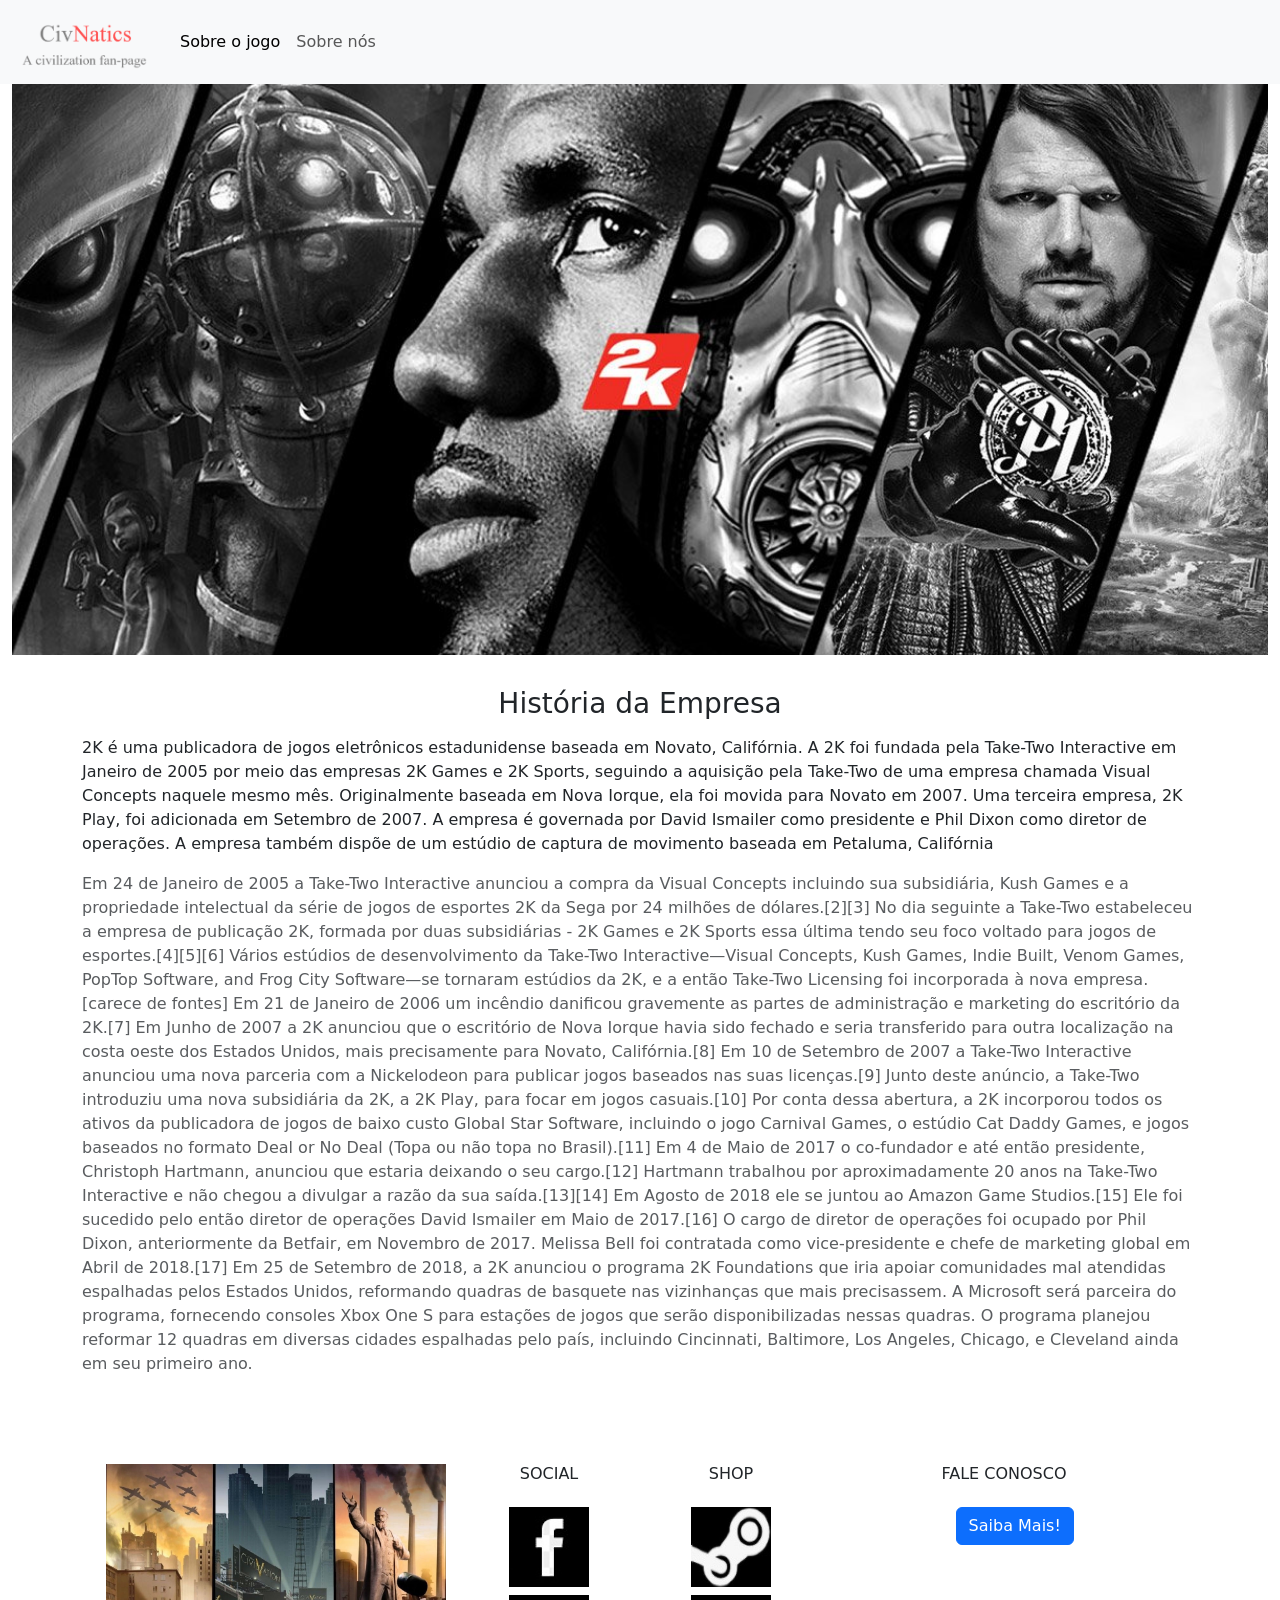
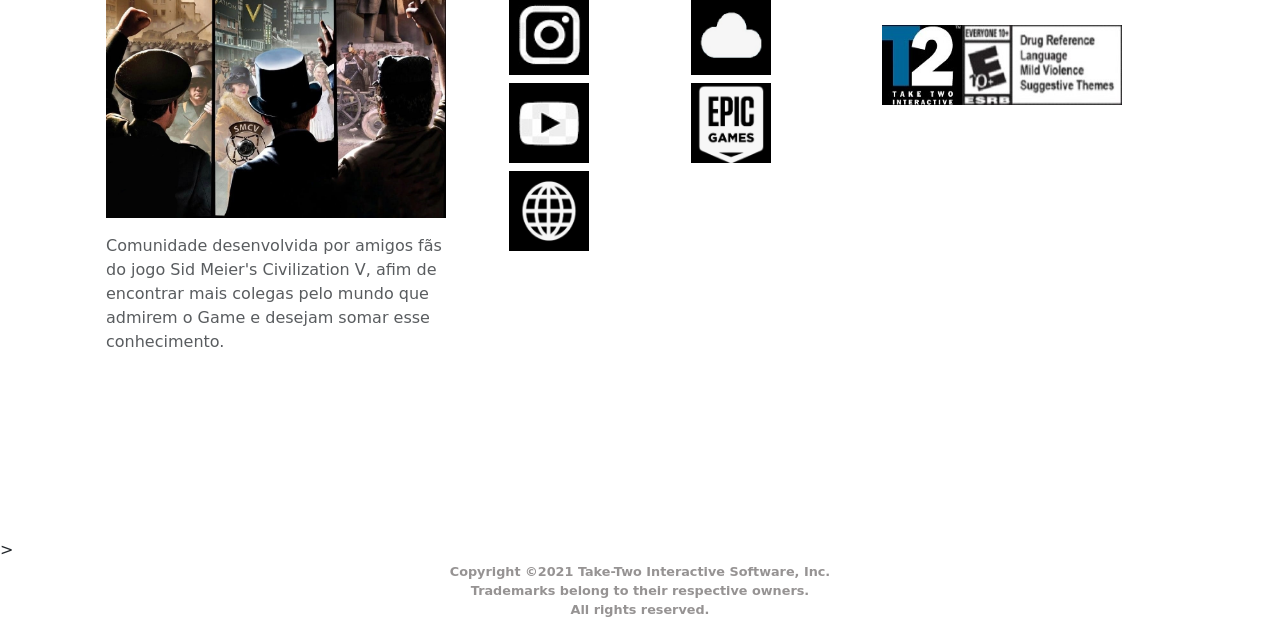
<file: Empresa.html>
<!DOCTYPE html>
<html lang="pt-BR">
  <head>
    <meta charset="UTF-8">
    <meta http-equiv="X-UA-Compatible" content="IE=edge">
    <meta name="viewport" content="width=device-width, initial-scale=1.0">
    <link href="https://cdn.jsdelivr.net/npm/bootstrap@5.1.3/dist/css/bootstrap.min.css" rel="stylesheet" integrity="sha384-1BmE4kWBq78iYhFldvKuhfTAU6auU8tT94WrHftjDbrCEXSU1oBoqyl2QvZ6jIW3" crossorigin="anonymous">
    <script src="https://cdn.jsdelivr.net/npm/bootstrap@5.1.3/dist/js/bootstrap.bundle.min.js" integrity="sha384-ka7Sk0Gln4gmtz2MlQnikT1wXgYsOg+OMhuP+IlRH9sENBO0LRn5q+8nbTov4+1p" crossorigin="anonymous"></script>
    <title>Sobre a Empresa</title>

    <style>
      .navbar-brand img{
        width: 9rem;
      }

      .imgLogo{
        width: 5rem;
        height: 5rem;
      }

      #imgCopy{
        margin-left: 3rem;
        margin-bottom: 1rem;
        width: 15rem;
        height: 5rem;
      }

      #imgEmpresa{
        width: 100%;
      }

      #imgCopy{
        margin-top: 5rem;
        margin-left: 3rem;
        margin-bottom: 1rem;
        width: 15rem;
        height: 5rem;
      }

      #saibaMais{
        margin-left: 7.6rem;
      }
    </style>
  </head>
  <body>
    <nav class="navbar navbar-expand-lg navbar-light bg-light">
        <div class="container-fluid">
            <a class="navbar-brand" href="./Home.html"><img src="./Assets/IMG/Logo sem plano de fundo.png" alt="Home"></a>
            <button class="navbar-toggler" type="button" data-bs-toggle="collapse" data-bs-target="#navbarSupportedContent" aria-controls="navbarSupportedContent" aria-expanded="false" aria-label="Toggle navigation">
                <span class="navbar-toggler-icon"></span>
            </button>
            <div class="collapse navbar-collapse" id="navbarSupportedContent">
                <ul class="navbar-nav me-auto mb-2 mb-lg-0">
                    <li class="nav-item">
                        <a class="nav-link active" aria-current="page" href="https://civilization.com/pt-BR/civilization-5/" target="_blank">Sobre o jogo</a>
                    </li>
                    <li class="nav-item">
                        <a class="nav-link" href="./Sobre.html">Sobre nós</a>
                    </li>
                </ul>
            </div>
        </div>
    </nav>
    <div class="container-fluid">
        <div class="row marcador align-items-center">
          <div class="col mx-auto text-center">
            <img id="imgEmpresa" src="./Assets/IMG/Sobre a Empresa.jpg" alt="Jogos da 2K">
          </div>
        </div>

    </div>
    <div class="container">
        <h2 style="margin-top: 2rem; margin-bottom: 1rem; text-align-last: center;" class="h3 font-weight-bold">História da Empresa</h2>
        <div class="row">
            <div align-items-center>
                <p class-="font-italic text-muted ">2K é uma publicadora de jogos eletrônicos estadunidense baseada em Novato, Califórnia. A 2K foi fundada pela Take-Two Interactive em Janeiro de 2005 por meio das empresas 2K Games e 2K Sports, seguindo a aquisição pela Take-Two de uma empresa chamada Visual Concepts naquele mesmo mês. Originalmente baseada em Nova Iorque, ela foi movida para Novato em 2007. Uma terceira empresa, 2K Play, foi adicionada em Setembro de 2007. A empresa é governada por David Ismailer como presidente e Phil Dixon como diretor de operações. A empresa também dispõe de um estúdio de captura de movimento baseada em Petaluma, Califórnia</p>
                <p class="font-italic text-muted">Em 24 de Janeiro de 2005 a Take-Two Interactive anunciou a compra da Visual Concepts incluindo sua subsidiária, Kush Games e a propriedade intelectual da série de jogos de esportes 2K da Sega por 24 milhões de dólares.[2][3] No dia seguinte a Take-Two estabeleceu a empresa de publicação 2K, formada por duas subsidiárias - 2K Games e 2K Sports essa última tendo seu foco voltado para jogos de esportes.[4][5][6] Vários estúdios de desenvolvimento da Take-Two Interactive—Visual Concepts, Kush Games, Indie Built, Venom Games, PopTop Software, and Frog City Software—se tornaram estúdios da 2K, e a então Take-Two Licensing foi incorporada à nova empresa.[carece de fontes]

                    Em 21 de Janeiro de 2006 um incêndio danificou gravemente as partes de administração e marketing do escritório da 2K.[7] Em Junho de 2007 a 2K anunciou que o escritório de Nova Iorque havia sido fechado e seria transferido para outra localização na costa oeste dos Estados Unidos, mais precisamente para Novato, Califórnia.[8]
                    
                    Em 10 de Setembro de 2007 a Take-Two Interactive anunciou uma nova parceria com a Nickelodeon para publicar jogos baseados nas suas licenças.[9] Junto deste anúncio, a Take-Two introduziu uma nova subsidiária da 2K, a 2K Play, para focar em jogos casuais.[10] Por conta dessa abertura, a 2K incorporou todos os ativos da publicadora de jogos de baixo custo Global Star Software, incluindo o jogo Carnival Games, o estúdio Cat Daddy Games, e jogos baseados no formato Deal or No Deal (Topa ou não topa no Brasil).[11]
                    
                    Em 4 de Maio de 2017 o co-fundador e até então presidente, Christoph Hartmann, anunciou que estaria deixando o seu cargo.[12] Hartmann trabalhou por aproximadamente 20 anos na Take-Two Interactive e não chegou a divulgar a razão da sua saída.[13][14] Em Agosto de 2018 ele se juntou ao Amazon Game Studios.[15] Ele foi sucedido pelo então diretor de operações David Ismailer em Maio de 2017.[16] O cargo de diretor de operações foi ocupado por Phil Dixon, anteriormente da Betfair, em Novembro de 2017. Melissa Bell foi contratada como vice-presidente e chefe de marketing global em Abril de 2018.[17]
                    
                    Em 25 de Setembro de 2018, a 2K anunciou o programa 2K Foundations que iria apoiar comunidades mal atendidas espalhadas pelos Estados Unidos, reformando quadras de basquete nas vizinhanças que mais precisassem. A Microsoft será parceira do programa, fornecendo consoles Xbox One S para estações de jogos que serão disponibilizadas nessas quadras. O programa planejou reformar 12 quadras em diversas cidades espalhadas pelo país, incluindo Cincinnati, Baltimore, Los Angeles, Chicago, e Cleveland ainda em seu primeiro ano.</p>
            </div>
            <div class="col-lg-8">
                
        </div>
    </div>
    <div class="container">
        <footer class="bg-white">
          <div class="container py-5">
            <div class="row py-4">
              <div class="col-lg-4 col-md-6 mb-4 mb-lg-0"><img src="./Assets/IMG/Comunidade.jpg" alt="" width="100%" class="mb-3">
                <p class="font-italic text-muted">Comunidade desenvolvida por amigos fãs do jogo Sid Meier's Civilization V, afim de encontrar mais colegas pelo mundo que admirem o Game e desejam somar esse conhecimento.
                </p>
              </div>
              <div class="col-lg-2 col-md-6 mb-4 mb-lg-0">
                <h6 class="text-center text-uppercase font-weight-bold mb-4">Social</h6>
                <ul class="list-unstyled mb-0">
                  <li class="text-center mb-2"><a href="https://pt-br.facebook.com/civ/" class="text-muted" target="_blank"><img class="imgLogo" src="./Assets/IMG/Facebook.jpg" alt=""></a></li>
                  <li class="text-center mb-2"><a href="https://www.instagram.com/civgame" class="text-muted" target="_blank"><img class="imgLogo" src="./Assets/IMG/Instagram.jpg" alt=""></a></li>
                  <li class="text-center mb-2"><a href="https://www.youtube.com/c/civilization" class="text-muted" target="_blank"><img class="imgLogo" src="./Assets/IMG/Youtube.jpg" alt=""></a></li>
                  <li class="text-center mb-2"><a href="http://www.civilization.com" class="text-muted" target="_blank"><img class="imgLogo" src="./Assets/IMG/Web.png" alt=""></a></li>
                </ul>
              </div>
              <div class="col-lg-2 col-md-6 mb-4 mb-lg-0">
                <h6 class="text-center text-uppercase font-weight-bold mb-4">Shop</h6>
                <ul class="list-unstyled mb-0">
                  <li class="text-center mb-2"><a href="https://store.steampowered.com/app/289070/Sid_Meiers_Civilization_VI/?l=brazilian" class="text-muted" target="_blank"><img class="imgLogo" src="./Assets/IMG/Steam.jpg" alt=""></a></li>
                  <li class="text-center mb-2"><a href="https://www.nuuvem.com/item/sid-meiers-civilization-vi" class="text-muted" target="_blank"><img class="imgLogo" src="./Assets/IMG/Nuuvem.jpg" alt=""></a></li>
                  <li class="text-center mb-2"><a href="https://www.epicgames.com/store/pt-BR/p/sid-meiers-civilization-vi" class="text-muted" target="_blank"><img class="imgLogo" src="./Assets/IMG/Epic Games.png" alt=""></a></li>
                </ul>
              </div>
                <div class="col-lg-4 col-md-6 mb-lg-0" style="size: 100%;">
                  <h6 class="text-center text-uppercase font-weight-bold mb-4">Fale conosco</h6>                
                    <a id="saibaMais" href="./Forms.html" class="btn btn-primary">Saiba Mais!</a>
                    <img id="imgCopy" src="./Assets/IMG/Copyright.jpg" alt="Classificação">
                </div>
              </div>
            </div>
            <br>
            <br>
            <br>
            <br>
            
            
          </div>
          </div>
          </div>
        </div>>
        </div>
        </div>
        <p id=" Copyright" style="color: rgb(150, 147, 147); text-align-last: center; font-size: 0.8rem;"><strong>
          Copyright ©2021 Take-Two Interactive Software, Inc.<br>
            Trademarks belong to their respective owners.<br>
                        All rights reserved.
        </strong></p>
    
    <script src="https://cdn.jsdelivr.net/npm/bootstrap@5.1.3/dist/js/bootstrap.bundle.min.js" integrity="sha384-ka7Sk0Gln4gmtz2MlQnikT1wXgYsOg+OMhuP+IlRH9sENBO0LRn5q+8nbTov4+1p" crossorigin="anonymous"></script>
  </body>
</html>
</file>
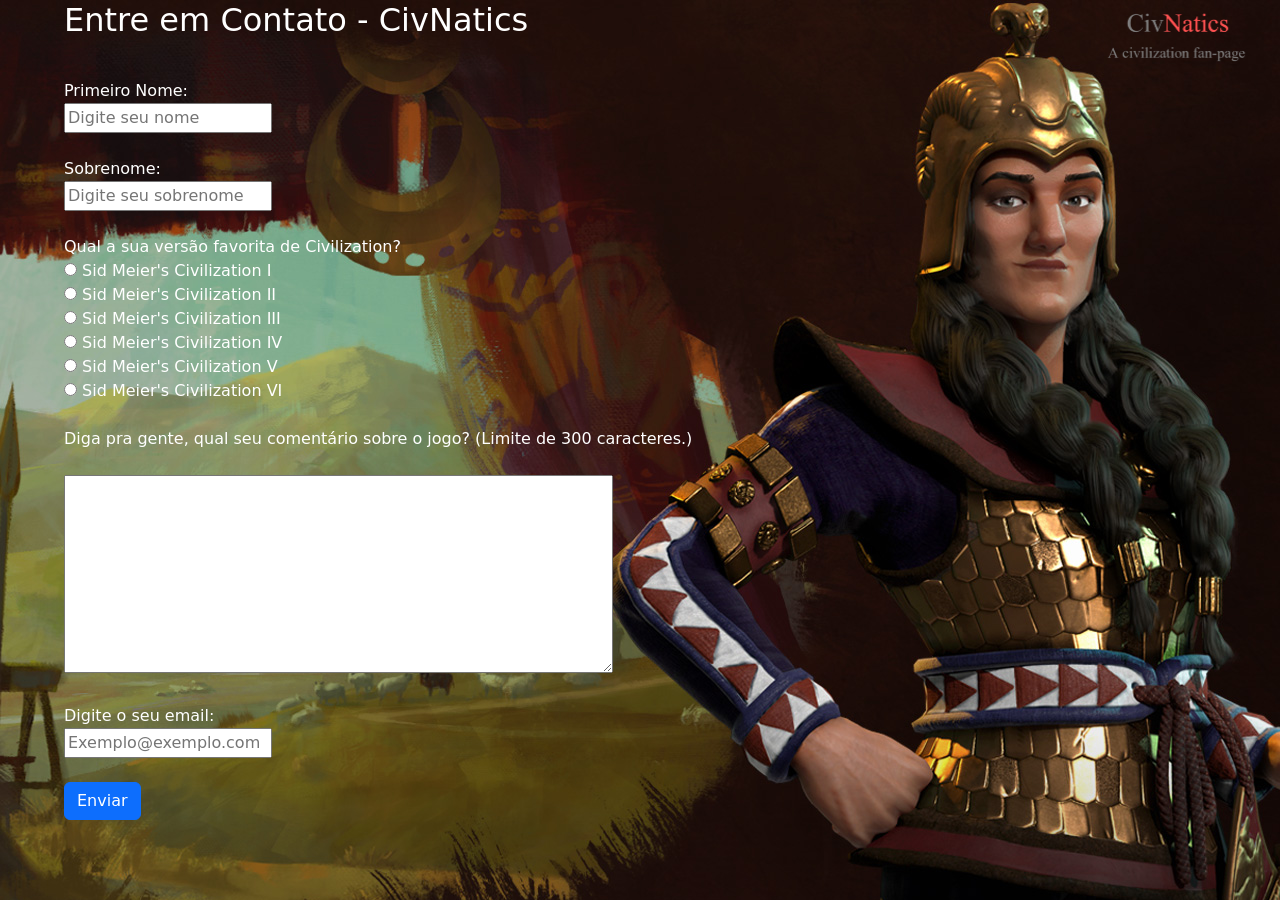
<file: Forms.html>
<!DOCTYPE html>
<html lang="pt-BR">

<head>
    <meta charset="UTF-8">
    <meta http-equiv="X-UA-Compatible" content="IE=edge">
    <meta name="viewport" content="width=device-width, initial-scale=1.0">
    <link rel="stylesheet" href="./Assets/CSS/Style.css">
    <link href="https://cdn.jsdelivr.net/npm/bootstrap@5.1.3/dist/css/bootstrap.min.css" rel="stylesheet"
        integrity="sha384-1BmE4kWBq78iYhFldvKuhfTAU6auU8tT94WrHftjDbrCEXSU1oBoqyl2QvZ6jIW3" crossorigin="anonymous">
    <script src="https://cdn.jsdelivr.net/npm/bootstrap@5.1.3/dist/js/bootstrap.bundle.min.js"
        integrity="sha384-ka7Sk0Gln4gmtz2MlQnikT1wXgYsOg+OMhuP+IlRH9sENBO0LRn5q+8nbTov4+1p"
        crossorigin="anonymous"></script>
    <title>Avaliação</title>

    <style>
        .navbar-brand img {
            width: 10rem;
        }
        .row {
            margin-top: 2rem;
        }
    </style>
</head>

<body>
  <nav class="nav justify-content-end">
    <a class="navbar-brand" href="./Home.html">
      <img src="./Assets/IMG/Logo sem plano de fundo.png" alt="Home"></a>
    <button class="navbar-toggler" type="button" data-bs-toggle="collapse"
      data-bs-target="#navbarSupportedContent" aria-controls="navbarSupportedContent" aria-expanded="false"
      aria-label="Toggle navigation">
      <span class="navbar-toggler-icon"></span>
    </button>  
  </nav>
<div class="container-fluid" id="Questionario">

  <h2>Entre em Contato - CivNatics</h2>

  <form>
      <!--Nome do Usuario-->
      <label for="fname">Primeiro Nome:</label><br>
          <input type="text" placeholder="Digite seu nome" id="fname" name="fname"><br><br>
      <label for="lname">Sobrenome:</label><br>
          <input type="text" placeholder="Digite seu sobrenome" id="lname" name="lname"><br><br>

      <!--Versão favorita do usuário-->
          <label for="loja">Qual a sua versão favorita de Civilization?</label><br>
              <input class="versao" type="radio" name="game" value="Steam">
          <label for="game"> Sid Meier's Civilization I </label><br>
              <input class="versao" type="radio" name="game" value="Steam">
          <label for="game"> Sid Meier's Civilization II </label><br>
              <input class="versao" type="radio" name="game" value="Steam">
          <label for="game"> Sid Meier's Civilization III </label><br>
              <input class="versao" type="radio" name="game" value="Steam">
          <label for="game"> Sid Meier's Civilization IV </label><br>
              <input class="versao" type="radio" name="game" value="Steam">
          <label for="game"> Sid Meier's Civilization V </label><br>
              <input class="versao" type="radio" name="game" value="Steam">
          <label for="game"> Sid Meier's Civilization VI </label><br><br>


      <label for="message">Diga pra gente, qual seu comentário sobre o jogo? (Limite de 300 caracteres.) </label><br><br>
          <textarea name="message" rows="8" cols="65" type="message" placeholder="Digite sua mensagem..." id="message" minlength= "0" maxlength= "300" size="4"> </textarea><br><br>

      <label for="email">Digite o seu email:</label><br>
          <input type="email" placeholder="Exemplo@exemplo.com"id="email" name="E-mail"><br><br>


      <!--Botão de enviar-->
      <a href="" class="btn btn-primary">Enviar</a>
    </form>
  
  </div>
  <script src="https://cdn.jsdelivr.net/npm/bootstrap@5.1.3/dist/js/bootstrap.bundle.min.js"
      integrity="sha384-ka7Sk0Gln4gmtz2MlQnikT1wXgYsOg+OMhuP+IlRH9sENBO0LRn5q+8nbTov4+1p"
      crossorigin="anonymous"></script>
</body>

</html>
</file>
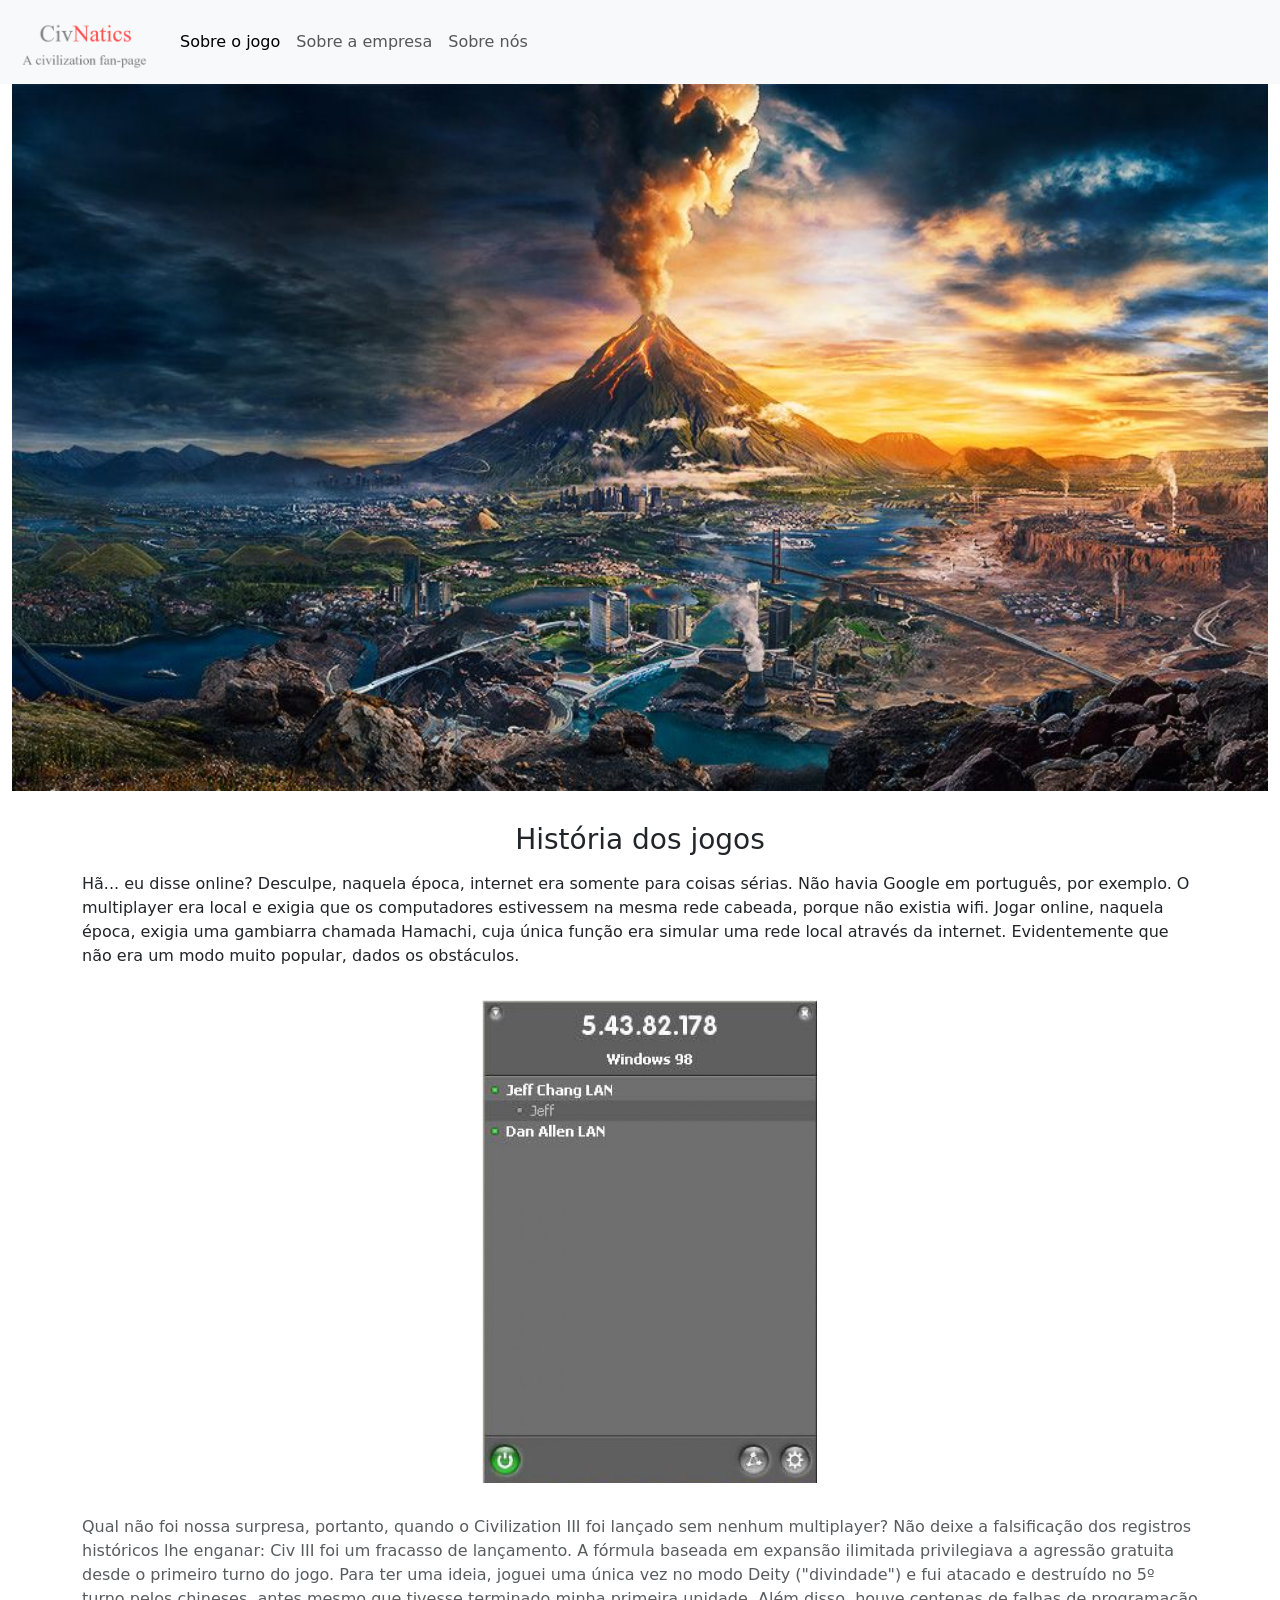
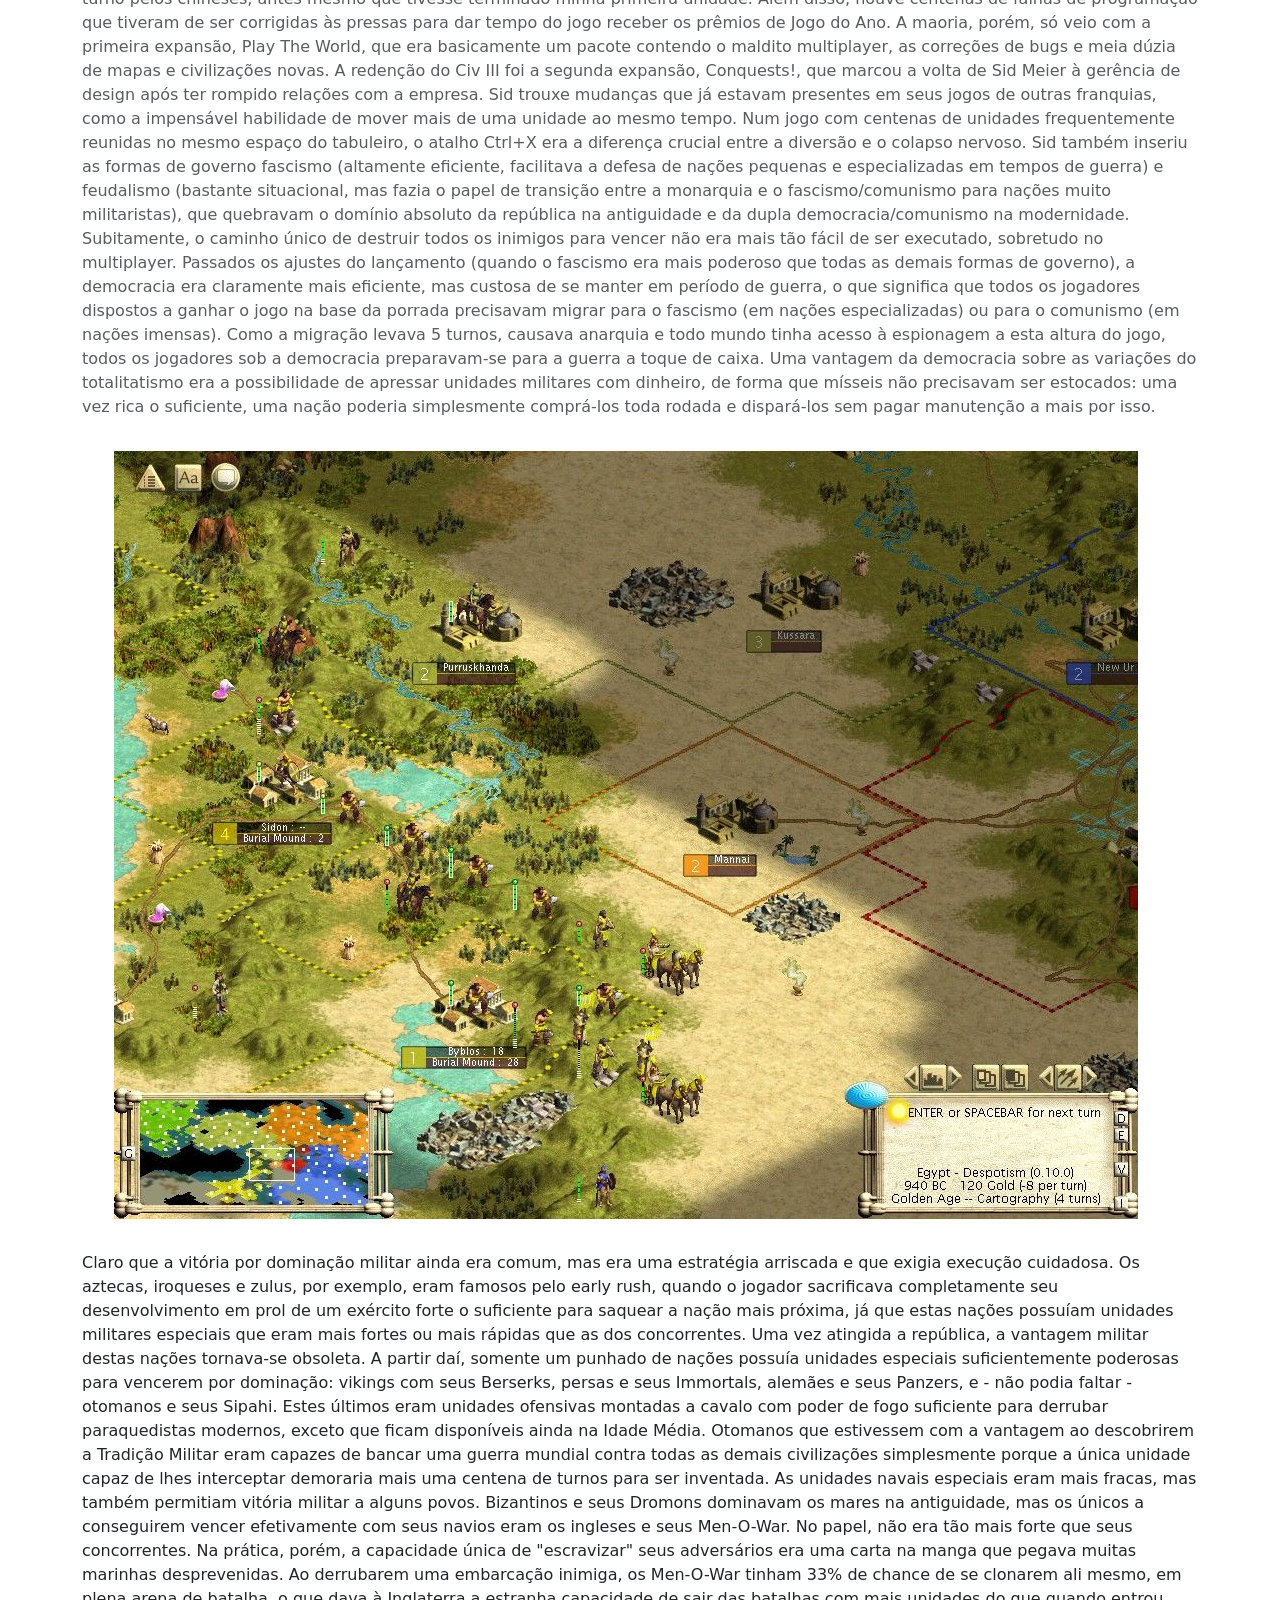
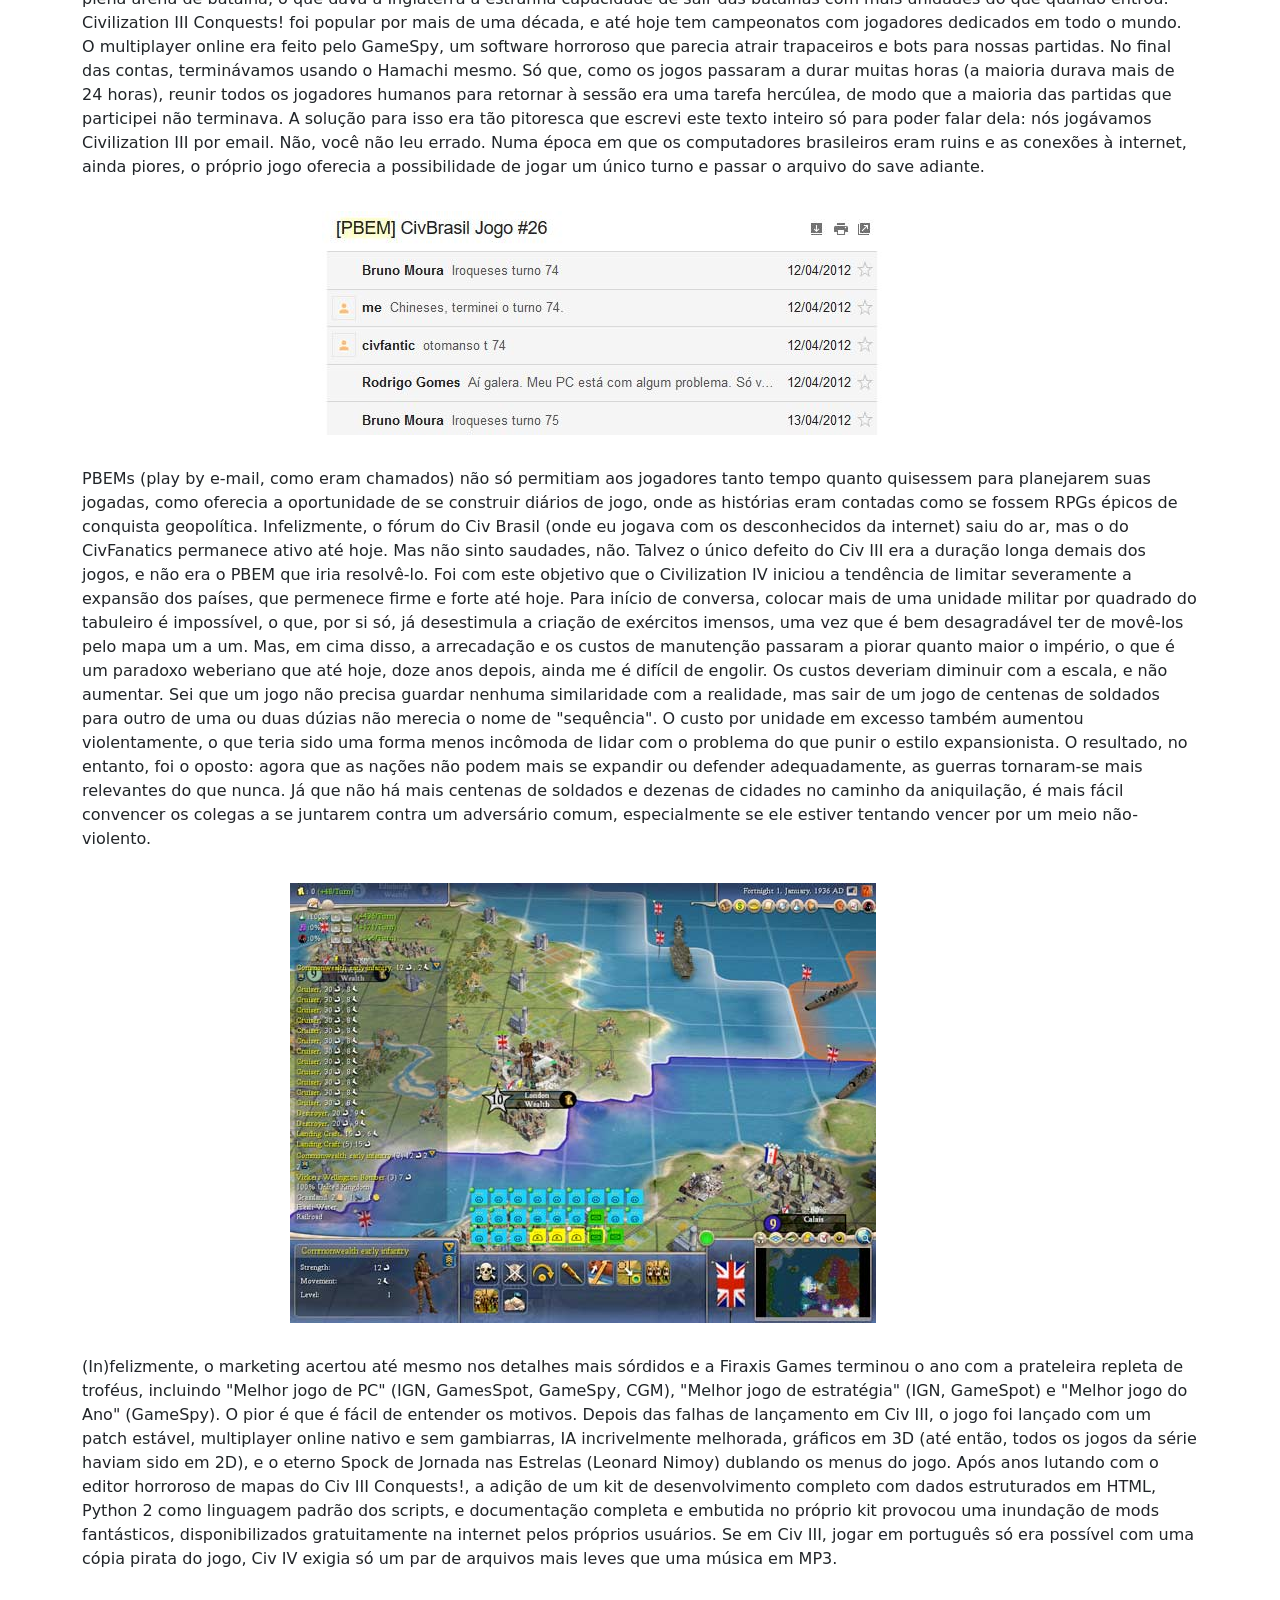
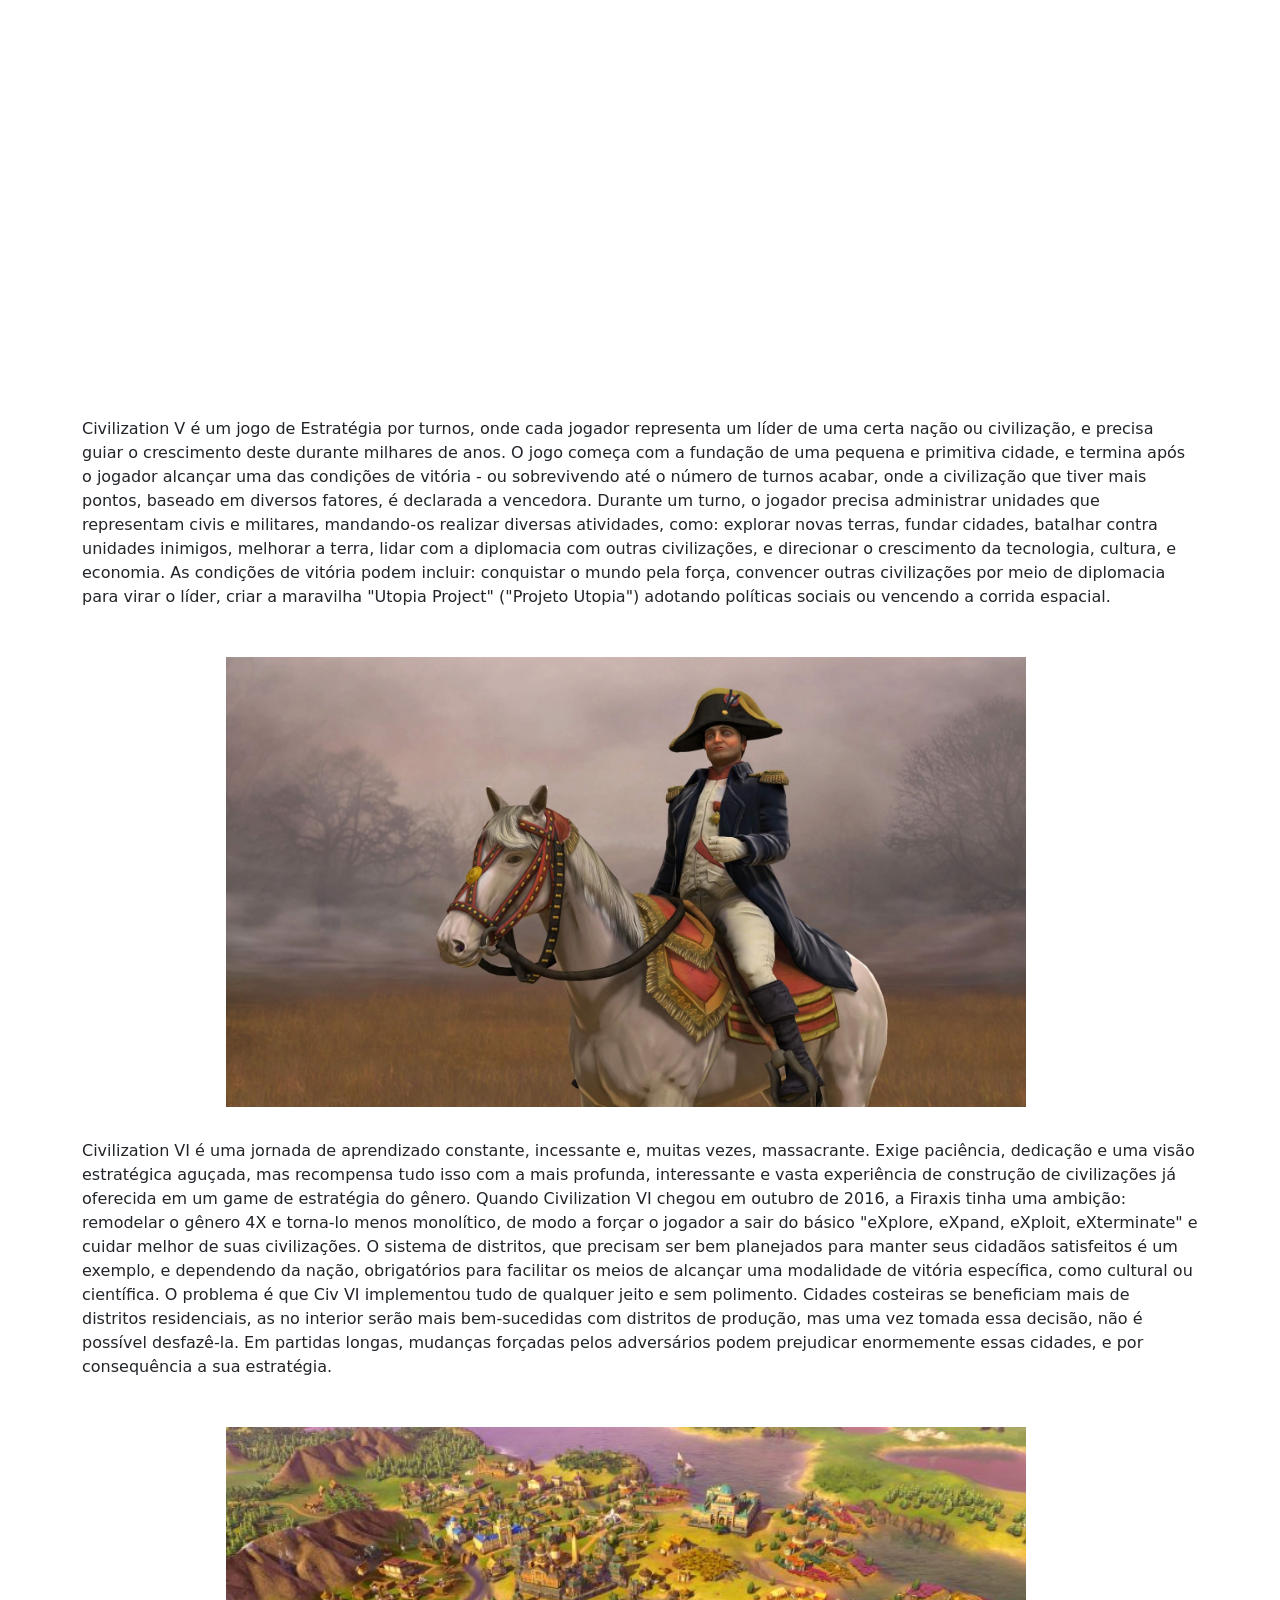
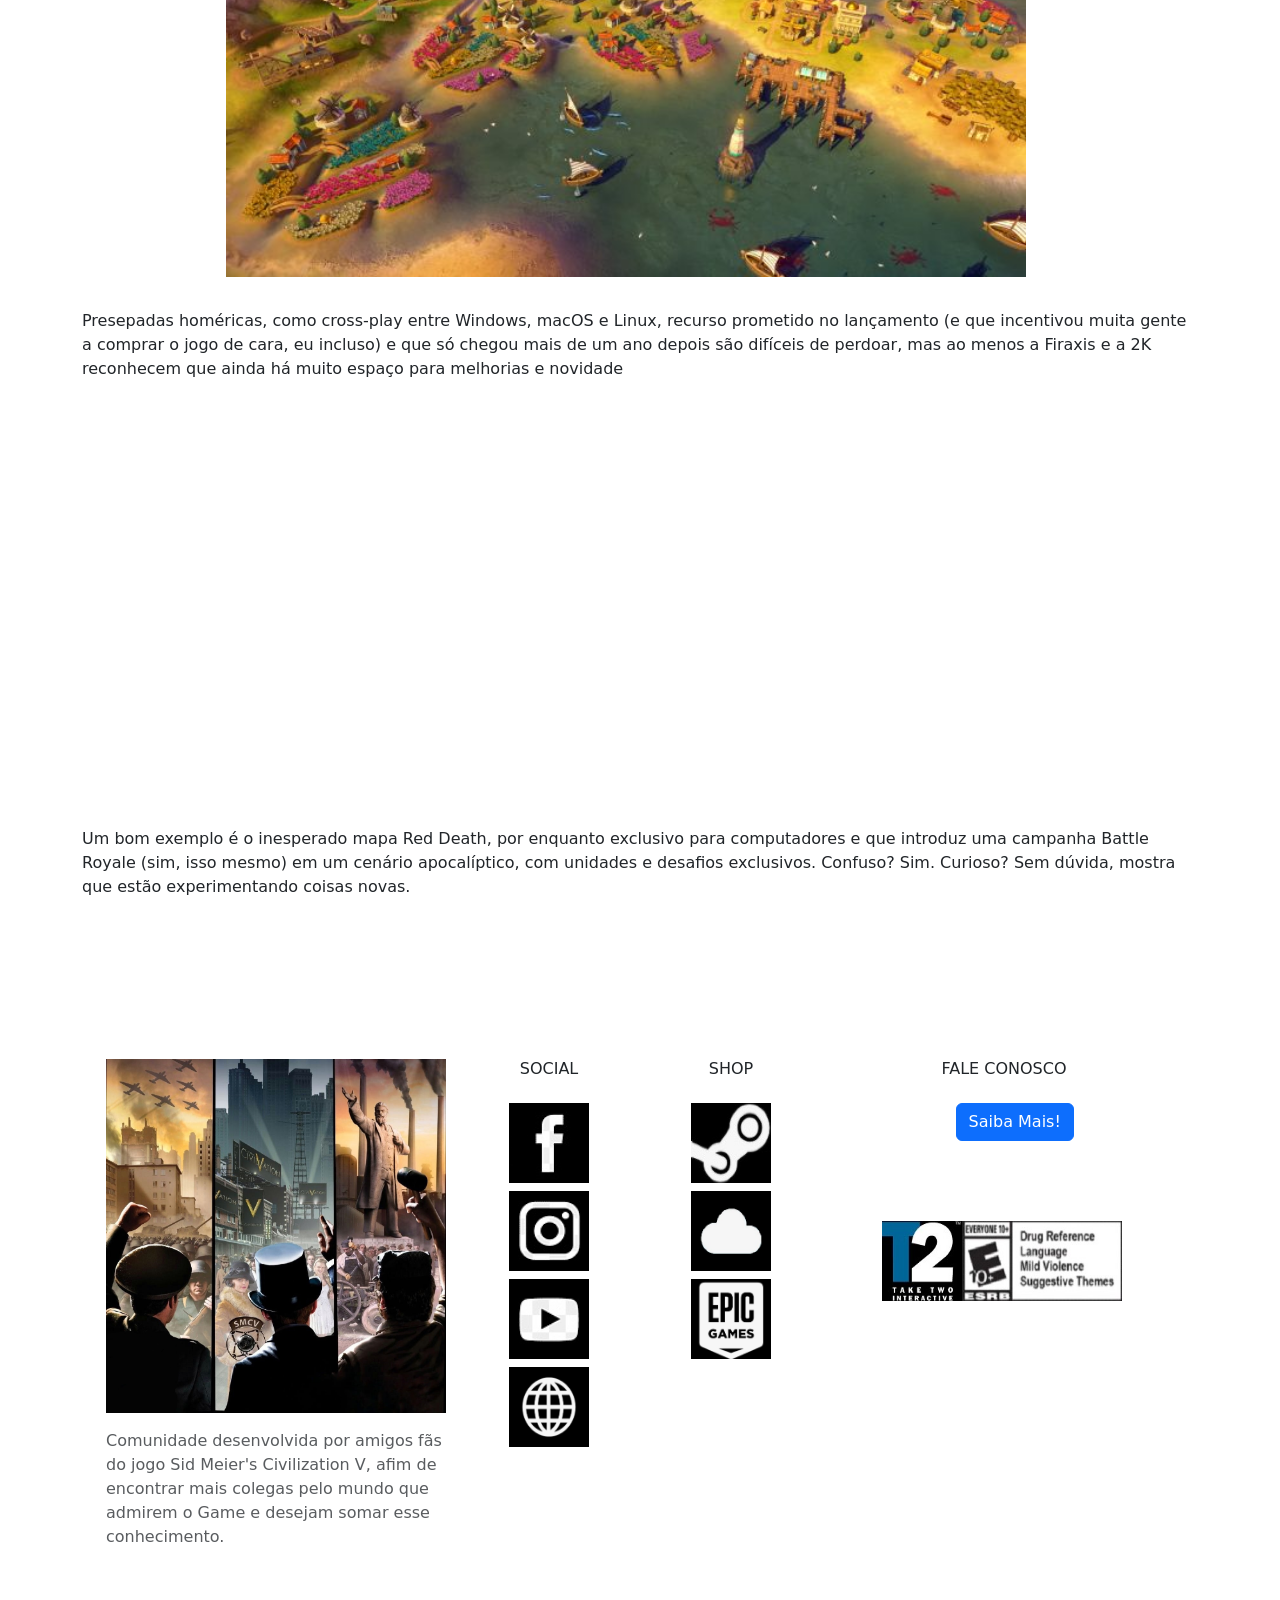
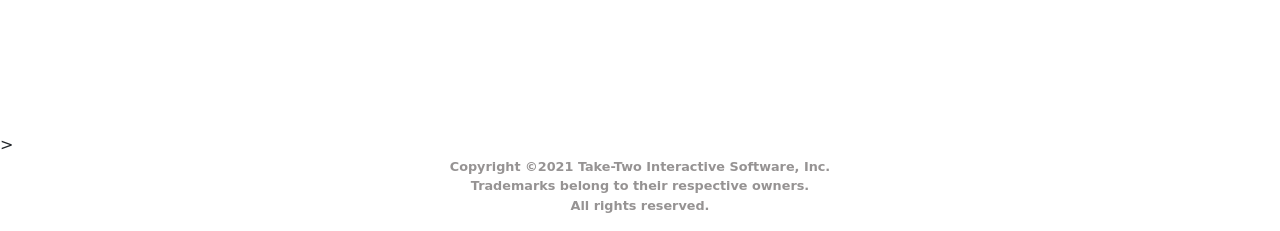
<file: Historia.html>
<!DOCTYPE html>
<html lang="pt-BR">
  <head>
    <meta charset="UTF-8">
    <meta http-equiv="X-UA-Compatible" content="IE=edge">
    <meta name="viewport" content="width=device-width, initial-scale=1.0">
    <link href="https://cdn.jsdelivr.net/npm/bootstrap@5.1.3/dist/css/bootstrap.min.css" rel="stylesheet" integrity="sha384-1BmE4kWBq78iYhFldvKuhfTAU6auU8tT94WrHftjDbrCEXSU1oBoqyl2QvZ6jIW3" crossorigin="anonymous">
    <script src="https://cdn.jsdelivr.net/npm/bootstrap@5.1.3/dist/js/bootstrap.bundle.min.js" integrity="sha384-ka7Sk0Gln4gmtz2MlQnikT1wXgYsOg+OMhuP+IlRH9sENBO0LRn5q+8nbTov4+1p" crossorigin="anonymous"></script>
    <title>Evolução do game</title>

    <style>
      .navbar-brand img{
        width: 9rem;
      }

      .imgLogo{
        width: 5rem;
        height: 5rem;
      }

      #imgCopy{
        margin-left: 3rem;
        margin-bottom: 1rem;
        width: 15rem;
        height: 5rem;
      }

      #imgEmpresa{
        width: 100%;
      }
      #imgWin98{
        width: 30%;
        margin-top: 1em;
        margin-left: 25em;
        margin-bottom: 2em;
      }

      #civ3Conquest{
        margin-top: 1em;
        margin-left: 2em;
        margin-bottom: 2em;
      }

      #Turnos{
        margin-top: 1em;
        margin-left: 15em;
        margin-bottom: 2em;
      }

      #Civ4{
        margin-top: 1em;
        margin-left: 13em;
        margin-bottom: 2em;
      }

      .videoCiv{
          margin-left: 15em;
          margin-top: 2em;
          margin-bottom: 2em;
      }

      #Civ5{
          width: 50em;
          margin-left: 9em;
          margin-top: 2em;
          margin-bottom: 2em;
      }

      #Civ6{
          width: 50em;
          margin-left: 9em;
          margin-top: 2em;
          margin-bottom: 2em;
      }

      #imgCopy{
        margin-top: 5rem;
        margin-left: 3rem;
        margin-bottom: 1rem;
        width: 15rem;
        height: 5rem;
      }

      #saibaMais{
        margin-left: 7.6rem;
      }
    </style>
  </head>
  <body>
    <nav class="navbar navbar-expand-lg navbar-light bg-light">
        <div class="container-fluid">
            <a class="navbar-brand" href="./Home.html"><img src="./Assets/IMG/Logo sem plano de fundo.png" alt="Home"></a>
            <button class="navbar-toggler" type="button" data-bs-toggle="collapse" data-bs-target="#navbarSupportedContent" aria-controls="navbarSupportedContent" aria-expanded="false" aria-label="Toggle navigation">
                <span class="navbar-toggler-icon"></span>
            </button>
            <div class="collapse navbar-collapse" id="navbarSupportedContent">
                <ul class="navbar-nav me-auto mb-2 mb-lg-0">
                    <li class="nav-item">
                        <a class="nav-link active" aria-current="page" href="https://civilization.com/pt-BR/civilization-5/" target="_blank">Sobre o jogo</a>
                    </li>
                    <li class="nav-item">
                        <a class="nav-link" href="./Empresa.html">Sobre a empresa</a>
                    </li>
                    <li class="nav-item">
                        <a class="nav-link" href="./sobre.html">Sobre nós</a>
                    </li>
                </ul>
            </div>
        </div>
    </nav>
    <div class="container-fluid">
        <div class="row marcador align-items-center">
          <div class="col mx-auto text-center">
            <img id="imgEmpresa" src="./Assets/IMG/Visão geral.jpg" alt="Visão geral do mapa">
          </div>
        </div>

    </div>
    <div class="container">
        <h2 style="margin-top: 2rem; margin-bottom: 1rem; text-align-last: center;" class="h3 font-weight-bold">História dos jogos</h2>
        <div class="row">
            <div align-items-center>
                <p class-="font-italic text-muted ">Hã... eu disse online? Desculpe, naquela época, internet era somente para coisas sérias. Não havia Google em português, por exemplo. O multiplayer era local e exigia que os computadores estivessem na mesma rede cabeada, porque não existia wifi. Jogar online, naquela época, exigia uma gambiarra chamada Hamachi, cuja única função era simular uma rede local através da internet. Evidentemente que não era um modo muito popular, dados os obstáculos.
                </p>
                <img id="imgWin98" src="./Assets/IMG/CiviWin98.jpg" alt="Visão geral do mapa">
                <p class="font-italic text-muted">Qual não foi nossa surpresa, portanto, quando o Civilization III foi lançado sem nenhum multiplayer? Não deixe a falsificação dos registros históricos lhe enganar: Civ III foi um fracasso de lançamento. A fórmula baseada em expansão ilimitada privilegiava a agressão gratuita desde o primeiro turno do jogo. Para ter uma ideia, joguei uma única vez no modo Deity ("divindade") e fui atacado e destruído no 5º turno pelos chineses, antes mesmo que tivesse terminado minha primeira unidade. 
                    Além disso, houve centenas de falhas de programação que tiveram de ser corrigidas às pressas para dar tempo do jogo receber os prêmios de Jogo do Ano. A maoria, porém, só veio com a primeira expansão, Play The World, que era basicamente um pacote contendo o maldito multiplayer, as correções de bugs e meia dúzia de mapas e civilizações novas.
                    A redenção do Civ III foi a segunda expansão, Conquests!, que marcou a volta de Sid Meier à gerência de design após ter rompido relações com a empresa. Sid trouxe mudanças que já estavam presentes em seus jogos de outras franquias, como a impensável habilidade de mover mais de uma unidade ao mesmo tempo. 
                    Num jogo com centenas de unidades frequentemente reunidas no mesmo espaço do tabuleiro, o atalho Ctrl+X era a diferença crucial entre a diversão e o colapso nervoso. Sid também inseriu as formas de governo fascismo (altamente eficiente, facilitava a defesa de nações pequenas e especializadas em tempos de guerra)
                     e feudalismo (bastante situacional, mas fazia o papel de transição entre a monarquia e o fascismo/comunismo para nações muito militaristas), que quebravam o domínio absoluto da república na antiguidade e da dupla democracia/comunismo na modernidade. Subitamente, o caminho único de destruir todos os inimigos para vencer não era mais tão fácil de ser executado, 
                     sobretudo no multiplayer. Passados os ajustes do lançamento (quando o fascismo era mais poderoso que todas as demais formas de governo), a democracia era claramente mais eficiente, mas custosa de se manter em período de guerra, o que significa que todos os jogadores dispostos a ganhar o jogo na base da porrada precisavam migrar para o fascismo (em nações especializadas) ou para o comunismo (em nações imensas). 
                     Como a migração levava 5 turnos, causava anarquia e todo mundo tinha acesso à espionagem a esta altura do jogo, todos os jogadores sob a democracia preparavam-se para a guerra a toque de caixa. Uma vantagem da democracia sobre as variações do totalitatismo era a possibilidade de apressar unidades militares com dinheiro, de forma que mísseis não precisavam ser estocados: uma vez rica o suficiente, uma nação poderia simplesmente comprá-los toda rodada e dispará-los sem pagar manutenção a mais por isso.
                </p>
                <img id="civ3Conquest" src="./Assets/IMG/civ3conquests.jpg" alt="Civilization 3 Conquest">
                <p>
                    Claro que a vitória por dominação militar ainda era comum, mas era uma estratégia arriscada e que exigia execução cuidadosa. 
                    Os aztecas, iroqueses e zulus, por exemplo, eram famosos pelo early rush, quando o jogador sacrificava completamente seu desenvolvimento em prol de um exército forte o suficiente para saquear a nação mais próxima, já que estas nações possuíam unidades militares especiais que eram mais fortes ou mais rápidas que as dos concorrentes. 
                    Uma vez atingida a república, a vantagem militar destas nações tornava-se obsoleta. A partir daí, somente um punhado de nações possuía unidades especiais suficientemente poderosas para vencerem por dominação: vikings com seus Berserks, persas e seus Immortals, alemães e seus Panzers, e - não podia faltar - otomanos e seus Sipahi. Estes últimos eram unidades ofensivas montadas a cavalo com poder de fogo suficiente para derrubar paraquedistas modernos, exceto que ficam disponíveis ainda na Idade Média. 
                    Otomanos que estivessem com a vantagem ao descobrirem a Tradição Militar eram capazes de bancar uma guerra mundial contra todas as demais civilizações simplesmente porque a única unidade capaz de lhes interceptar demoraria mais uma centena de turnos para ser inventada.
                    As unidades navais especiais eram mais fracas, mas também permitiam vitória militar a alguns povos. Bizantinos e seus Dromons dominavam os mares na antiguidade, mas os únicos a conseguirem vencer efetivamente com seus navios eram os ingleses e seus Men-O-War. No papel, não era tão mais forte que seus concorrentes. Na prática, porém, a capacidade única de "escravizar" seus adversários era uma carta na manga que pegava muitas marinhas desprevenidas. Ao derrubarem uma embarcação inimiga, os Men-O-War tinham 33% de chance de se clonarem ali mesmo, em plena arena de batalha, o que dava à Inglaterra a estranha capacidade de sair das batalhas com mais unidades do que quando entrou.
                    Civilization III Conquests! foi popular por mais de uma década, e até hoje tem campeonatos com jogadores dedicados em todo o mundo. O multiplayer online era feito pelo GameSpy, um software horroroso que parecia atrair trapaceiros e bots para nossas partidas. No final das contas, terminávamos usando o Hamachi mesmo. Só que, como os jogos passaram a durar muitas horas (a maioria durava mais de 24 horas), reunir todos os jogadores humanos para retornar à sessão era uma tarefa hercúlea, de modo que a maioria das partidas que participei não terminava. A solução para isso era tão pitoresca que escrevi este texto inteiro só para poder falar dela: nós jogávamos Civilization III por email. 
                    Não, você não leu errado. Numa época em que os computadores brasileiros eram ruins e as conexões à internet, ainda piores, o próprio jogo oferecia a possibilidade de jogar um único turno e passar o arquivo do save adiante.
                </p>
                <img id="Turnos" src="./Assets/IMG/Turnos.jpg" alt="Turnos do jogo.">
                <p>
                    PBEMs (play by e-mail, como eram chamados) não só permitiam aos jogadores tanto tempo quanto quisessem para planejarem suas jogadas, como oferecia a oportunidade de se construir diários de jogo, onde as histórias eram contadas como se fossem RPGs épicos de conquista geopolítica. Infelizmente, o fórum do Civ Brasil (onde eu jogava com os desconhecidos da internet) saiu do ar, mas o do CivFanatics permanece ativo até hoje. Mas não sinto saudades, não. 
                    Talvez o único defeito do Civ III era a duração longa demais dos jogos, e não era o PBEM que iria resolvê-lo.
                    Foi com este objetivo que o Civilization IV iniciou a tendência de limitar severamente a expansão dos países, que permenece firme e forte até hoje. Para início de conversa, colocar mais de uma unidade militar por quadrado do tabuleiro é impossível, o que, por si só, já desestimula a criação de exércitos imensos, uma vez que é bem desagradável ter de movê-los pelo mapa um a um. 
                    Mas, em cima disso, a arrecadação e os custos de manutenção passaram a piorar quanto maior o império, o que é um paradoxo weberiano que até hoje, doze anos depois, ainda me é difícil de engolir. Os custos deveriam diminuir com a escala, e não aumentar. Sei que um jogo não precisa guardar nenhuma similaridade com a realidade, mas sair de um jogo de centenas de soldados para outro de uma ou duas dúzias não merecia o nome de "sequência". 
                    O custo por unidade em excesso também aumentou violentamente, o que teria sido uma forma menos incômoda de lidar com o problema do que punir o estilo expansionista. O resultado, no entanto, foi o oposto: agora que as nações não podem mais se expandir ou defender adequadamente, as guerras tornaram-se mais relevantes do que nunca. Já que não há mais centenas de soldados e dezenas de cidades no caminho da aniquilação, é mais fácil convencer os colegas a se juntarem contra um adversário comum, especialmente se ele estiver tentando vencer por um meio não-violento.
                </p>
                <img id="Civ4" src="./Assets/IMG/Civ4.jpg" alt="Civilization 4">
                <p>
                    (In)felizmente, o marketing acertou até mesmo nos detalhes mais sórdidos e a Firaxis Games terminou o ano com a prateleira repleta de troféus, incluindo "Melhor jogo de PC" (IGN, GamesSpot, GameSpy, CGM), "Melhor jogo de estratégia" (IGN, GameSpot) e "Melhor jogo do Ano" (GameSpy). O pior é que é fácil de entender os motivos. 
                    Depois das falhas de lançamento em Civ III, o jogo foi lançado com um patch estável, multiplayer online nativo e sem gambiarras, IA incrivelmente melhorada, gráficos em 3D (até então, todos os jogos da série haviam sido em 2D), e o eterno Spock de Jornada nas Estrelas (Leonard Nimoy) dublando os menus do jogo. Após anos lutando com o editor horroroso de mapas do Civ III Conquests!, a adição de um kit de desenvolvimento completo com dados estruturados em HTML, Python 2 como linguagem padrão dos scripts, e documentação completa e embutida no próprio kit provocou uma inundação de mods fantásticos, disponibilizados gratuitamente na internet pelos próprios usuários. 
                    Se em Civ III, jogar em português só era possível com uma cópia pirata do jogo, Civ IV exigia só um par de arquivos mais leves que uma música em MP3.
                </p>
                <div class="videoCiv">
                    <iframe width="620" height="375" src="https://www.youtube.com/embed/ZRUnoGmwNCA" title="YouTube video player" frameborder="0" allow="accelerometer; autoplay; clipboard-write; encrypted-media; gyroscope; picture-in-picture" allowfullscreen></iframe>
                </div>
                <p>
                    Civilization V é um jogo de Estratégia por turnos, onde cada jogador representa um líder de uma certa nação ou civilização, e precisa guiar o crescimento deste durante milhares de anos. O jogo começa com a fundação de uma pequena e primitiva cidade, e termina após o jogador alcançar uma das condições de vitória - ou sobrevivendo até o número de turnos acabar, onde a civilização que tiver mais pontos, baseado em diversos fatores, é declarada a vencedora. 
                    Durante um turno, o jogador precisa administrar unidades que representam civis e militares, mandando-os realizar diversas atividades, como: explorar novas terras, fundar cidades, batalhar contra unidades inimigos, melhorar a terra, lidar com a diplomacia com outras civilizações, e direcionar o crescimento da tecnologia, cultura, e economia. As condições de vitória podem incluir: conquistar o mundo pela força, convencer outras civilizações por meio de diplomacia para virar o líder, criar a maravilha "Utopia Project" ("Projeto Utopia") adotando políticas sociais ou vencendo a corrida espacial.
                </p>
                <img id="Civ5" src="./Assets/IMG/Civ5.jpg" alt="Gameplay Civ V">
                <p>
                    Civilization VI é uma jornada de aprendizado constante, incessante e, muitas vezes, massacrante. Exige paciência, dedicação e uma visão estratégica aguçada, mas recompensa tudo isso com a mais profunda, interessante e vasta experiência de construção de civilizações já oferecida em um game de estratégia do gênero.
                    Quando Civilization VI chegou em outubro de 2016, a Firaxis tinha uma ambição: remodelar o gênero 4X e torna-lo menos monolítico, de modo a forçar o jogador a sair do básico "eXplore, eXpand, eXploit, eXterminate" e cuidar melhor de suas civilizações.
                    O sistema de distritos, que precisam ser bem planejados para manter seus cidadãos satisfeitos é um exemplo, e dependendo da nação, obrigatórios para facilitar os meios de alcançar uma modalidade de vitória específica, como cultural ou científica.
                    O problema é que Civ VI implementou tudo de qualquer jeito e sem polimento. Cidades costeiras se beneficiam mais de distritos residenciais, as no interior serão mais bem-sucedidas com distritos de produção, mas uma vez tomada essa decisão, não é possível desfazê-la.
                    Em partidas longas, mudanças forçadas pelos adversários podem prejudicar enormemente essas cidades, e por consequência a sua estratégia.
                </p>
                <img id="Civ6" src="./Assets/IMG/Civ6.jpg" alt="Visão geral Civilization 6">
                <p>
                    Presepadas homéricas, como cross-play entre Windows, macOS e Linux, recurso prometido no lançamento (e que incentivou muita gente a comprar o jogo de cara, eu incluso) e que só chegou mais de um ano depois são difíceis de perdoar, mas ao menos a Firaxis e a 2K reconhecem que ainda há muito espaço para melhorias e novidade
                </p>
                <div class="videoCiv">
                    <iframe width="620" height="375" src="https://www.youtube.com/embed/2tiZv0TvXyM" title="YouTube video player" frameborder="0" allow="accelerometer; autoplay; clipboard-write; encrypted-media; gyroscope; picture-in-picture" allowfullscreen></iframe>
                </div>
                <p>
                    Um bom exemplo é o inesperado mapa Red Death, por enquanto exclusivo para computadores e que introduz uma campanha Battle Royale (sim, isso mesmo) em um cenário apocalíptico, com unidades e desafios exclusivos. Confuso? Sim. Curioso? Sem dúvida, mostra que estão experimentando coisas novas. 
                </p>
                <br>
                <br>
                <br>
            </div>
            <div class="col-lg-8">        
        </div>
    </div>
    <div class="container">
        <footer class="bg-white">
          <div class="container py-5">
            <div class="row py-4">
              <div class="col-lg-4 col-md-6 mb-4 mb-lg-0"><img src="./Assets/IMG/Comunidade.jpg" alt="" width="100%" class="mb-3">
                <p class="font-italic text-muted">Comunidade desenvolvida por amigos fãs do jogo Sid Meier's Civilization V, afim de encontrar mais colegas pelo mundo que admirem o Game e desejam somar esse conhecimento.
                </p>
              </div>
              <div class="col-lg-2 col-md-6 mb-4 mb-lg-0">
                <h6 class="text-center text-uppercase font-weight-bold mb-4">Social</h6>
                <ul class="list-unstyled mb-0">
                  <li class="text-center mb-2"><a href="https://pt-br.facebook.com/civ/" class="text-muted" target="_blank"><img class="imgLogo" src="./Assets/IMG/Facebook.jpg" alt=""></a></li>
                  <li class="text-center mb-2"><a href="https://www.instagram.com/civgame" class="text-muted" target="_blank"><img class="imgLogo" src="./Assets/IMG/Instagram.jpg" alt=""></a></li>
                  <li class="text-center mb-2"><a href="https://www.youtube.com/c/civilization" class="text-muted" target="_blank"><img class="imgLogo" src="./Assets/IMG/Youtube.jpg" alt=""></a></li>
                  <li class="text-center mb-2"><a href="http://www.civilization.com" class="text-muted" target="_blank"><img class="imgLogo" src="./Assets/IMG/Web.png" alt=""></a></li>
                </ul>
              </div>
              <div class="col-lg-2 col-md-6 mb-4 mb-lg-0">
                <h6 class="text-center text-uppercase font-weight-bold mb-4">Shop</h6>
                <ul class="list-unstyled mb-0">
                  <li class="text-center mb-2"><a href="https://store.steampowered.com/app/289070/Sid_Meiers_Civilization_VI/?l=brazilian" class="text-muted" target="_blank"><img class="imgLogo" src="./Assets/IMG/Steam.jpg" alt=""></a></li>
                  <li class="text-center mb-2"><a href="https://www.nuuvem.com/item/sid-meiers-civilization-vi" class="text-muted" target="_blank"><img class="imgLogo" src="./Assets/IMG/Nuuvem.jpg" alt=""></a></li>
                  <li class="text-center mb-2"><a href="https://www.epicgames.com/store/pt-BR/p/sid-meiers-civilization-vi" class="text-muted" target="_blank"><img class="imgLogo" src="./Assets/IMG/Epic Games.png" alt=""></a></li>
                </ul>
              </div>
                <div class="col-lg-4 col-md-6 mb-lg-0" style="size: 100%;">
                  <h6 class="text-center text-uppercase font-weight-bold mb-4">Fale conosco</h6>                
                    <a id="saibaMais" href="./Forms.html" class="btn btn-primary">Saiba Mais!</a>
                    <img id="imgCopy" src="./Assets/IMG/Copyright.jpg" alt="Classificação">
                </div>
              </div>
            </div>
            <br>
            <br>
            <br>
            <br>
            
            
          </div>
          </div>
          </div>
        </div>>
        </div>
        </div>
        <p id=" Copyright" style="color: rgb(150, 147, 147); text-align-last: center; font-size: 0.8rem;"><strong>
          Copyright ©2021 Take-Two Interactive Software, Inc.<br>
            Trademarks belong to their respective owners.<br>
                        All rights reserved.
        </strong></p>
    <script src="https://cdn.jsdelivr.net/npm/bootstrap@5.1.3/dist/js/bootstrap.bundle.min.js" integrity="sha384-ka7Sk0Gln4gmtz2MlQnikT1wXgYsOg+OMhuP+IlRH9sENBO0LRn5q+8nbTov4+1p" crossorigin="anonymous"></script>
  </body>
</html>
</file>
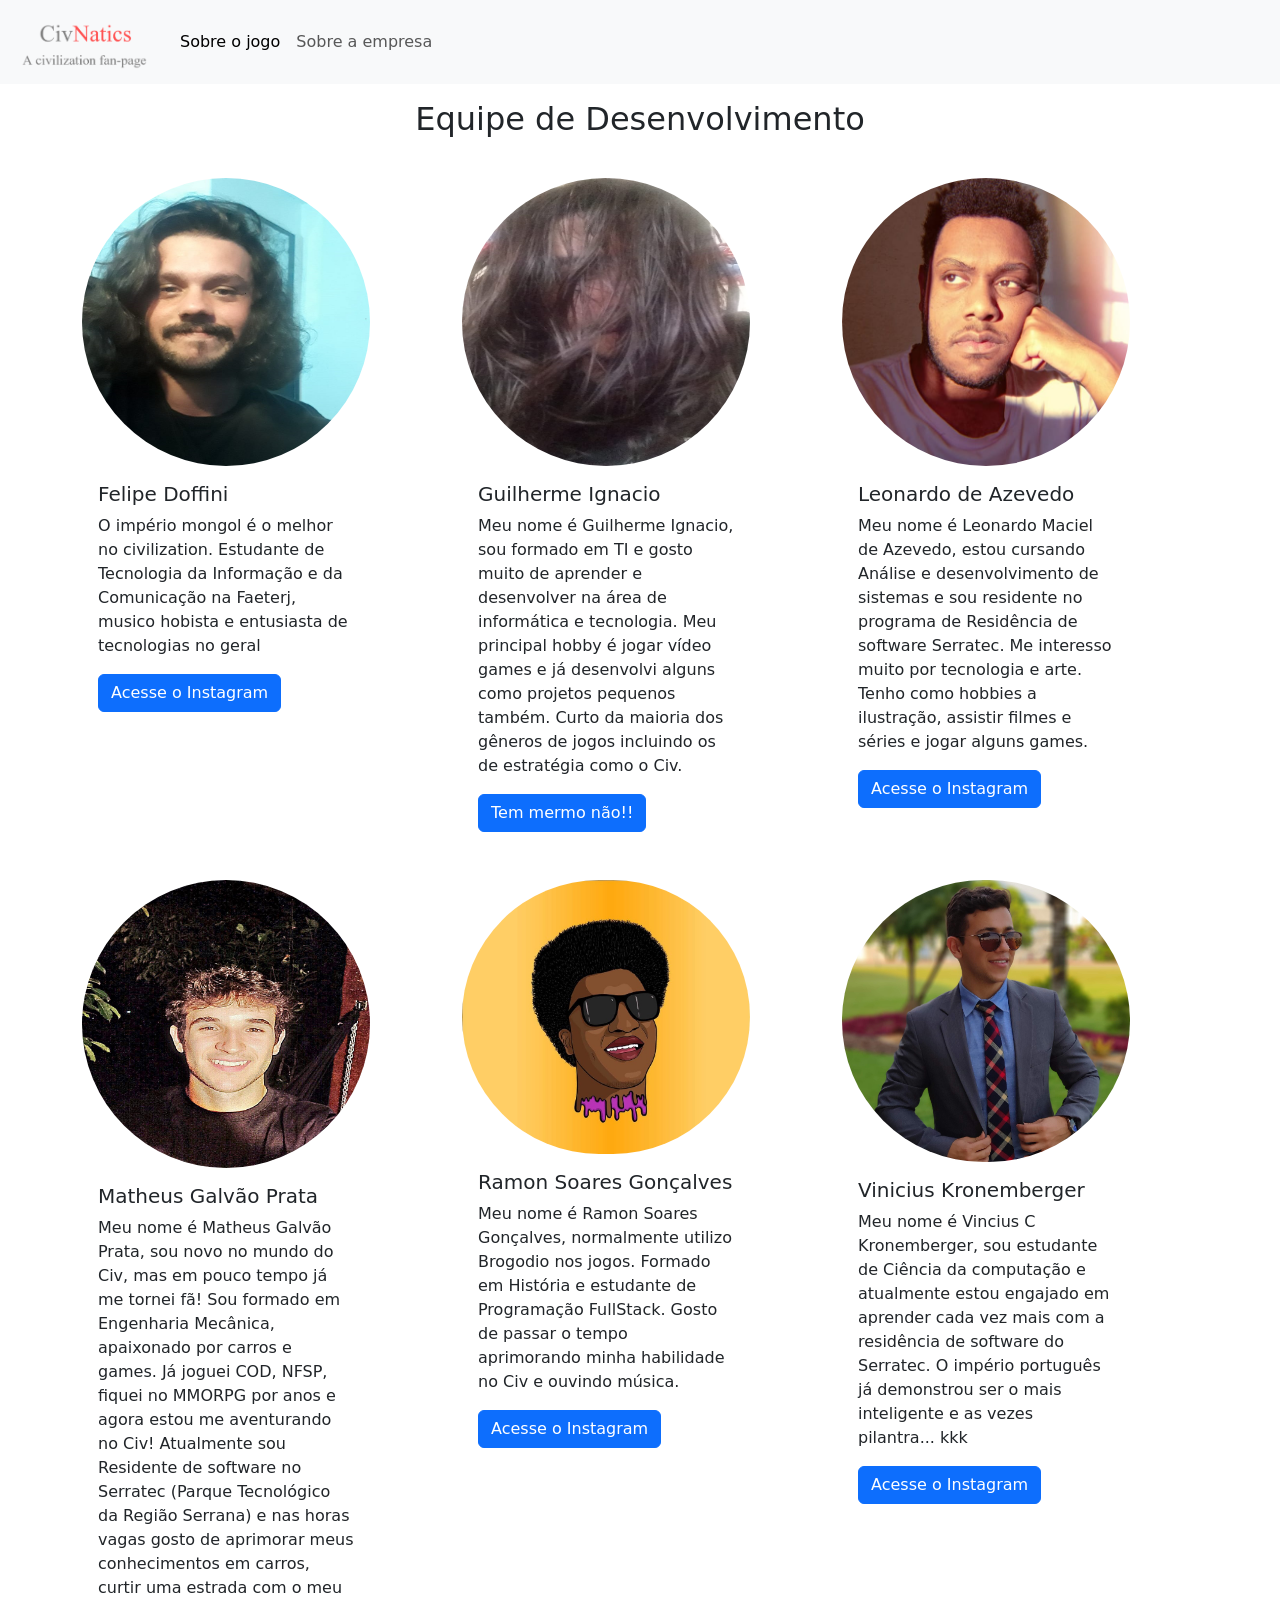
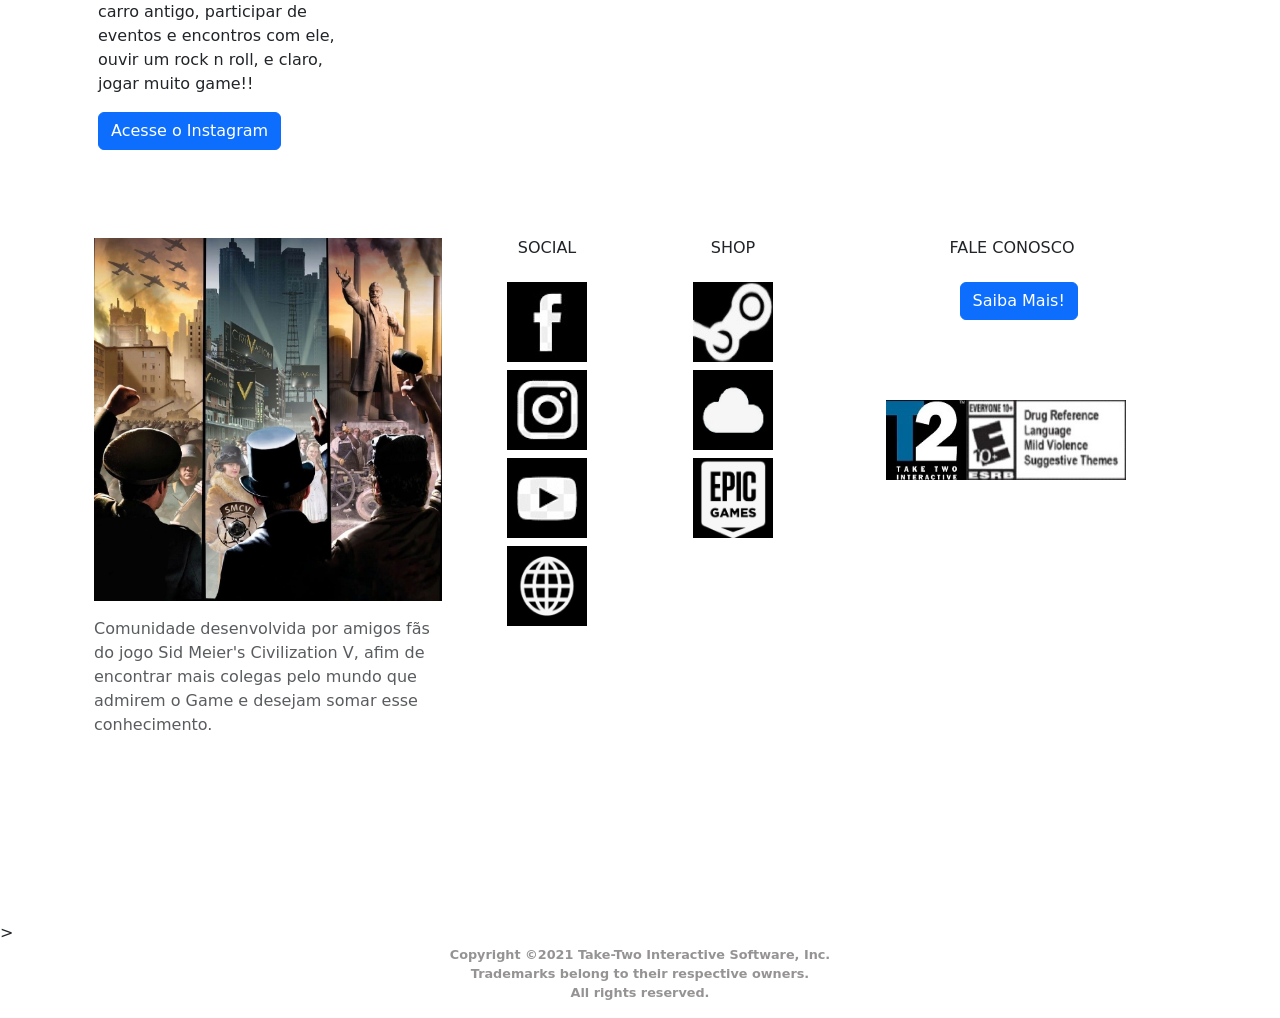
<file: sobre.html>
<!DOCTYPE html>
<html lang="pt-BR">

<head>
    <meta charset="UTF-8">
    <meta http-equiv="X-UA-Compatible" content="IE=edge">
    <meta name="viewport" content="width=device-width, initial-scale=1.0">
    <link href="https://cdn.jsdelivr.net/npm/bootstrap@5.1.3/dist/css/bootstrap.min.css" rel="stylesheet"
        integrity="sha384-1BmE4kWBq78iYhFldvKuhfTAU6auU8tT94WrHftjDbrCEXSU1oBoqyl2QvZ6jIW3" crossorigin="anonymous">
    <script src="https://cdn.jsdelivr.net/npm/bootstrap@5.1.3/dist/js/bootstrap.bundle.min.js"
        integrity="sha384-ka7Sk0Gln4gmtz2MlQnikT1wXgYsOg+OMhuP+IlRH9sENBO0LRn5q+8nbTov4+1p"
        crossorigin="anonymous"></script>
    <title>Equipe Quem Nós Somos</title>

    <style>
         .navbar-brand img{
        width: 9rem;
      }

      .imgLogo{
        width: 5rem;
        height: 5rem;
      }

      #imgCopy{
        margin-left: 3rem;
        margin-bottom: 1rem;
        width: 15rem;
        height: 5rem;
      }

      #imgEmpresa{
        width: 100%;
      }

      #imgCopy{
        margin-top: 5rem;
        margin-left: 3rem;
        margin-bottom: 1rem;
        width: 15rem;
        height: 5rem;
      }

      #saibaMais{
        margin-left: 7.6rem;
      }

      #equipeCiv{
      text-align: center;
      margin-top: 1rem;
      padding-bottom: 2rem;
      }
    </style>
</head>

<body>
    <!--Header-->
    <nav class="navbar navbar-expand-lg navbar-light bg-light">
        <div class="container-fluid">
            <a class="navbar-brand" href="./Home.html"><img src="./Assets/IMG/Logo sem plano de fundo.png"
                    alt="Home"></a>
            <button class="navbar-toggler" type="button" data-bs-toggle="collapse"
                data-bs-target="#navbarSupportedContent" aria-controls="navbarSupportedContent" aria-expanded="false"
                aria-label="Toggle navigation">
                <span class="navbar-toggler-icon"></span>
            </button>
            <div class="collapse navbar-collapse" id="navbarSupportedContent">
                <ul class="navbar-nav me-auto mb-2 mb-lg-0">
                    <li class="nav-item">
                        <a class="nav-link active" aria-current="page" href="https://civilization.com/pt-BR/civilization-5/">Sobre o jogo</a>
                    </li>
                    <li class="nav-item">
                        <a class="nav-link" href="./Empresa.html">Sobre a empresa</a>
                    </li>
                </ul>
            </div>
        </div>
    </nav>
    <h2 id="equipeCiv">Equipe de Desenvolvimento</h2>
    <div class="container">
        <div class="row">
          <div class="col">
            <div class="card" style="border: 0rem; width: 18rem;">
                <img style=" border-radius: 10rem;" src="./Assets/IMG/Perfil/Felipe.jpeg" class="card-img-top" alt="Imagem Felipe" id="img1">
                <div class="card-body" id="card1">
                  <h5 class="card-title">Felipe Doffini</h5>
                  <p class="card-text">O império mongol é o melhor no civilization. Estudante de Tecnologia da Informação e da Comunicação na Faeterj, musico hobista e entusiasta de tecnologias no geral</p>
                  <a href="https://www.instagram.com/felipedoffini/" class="btn btn-primary" target="_blank">Acesse o Instagram</a> </a>
                </div>
              </div>
          </div>
          <div class="col">
            <div class="card" style="border: 0rem; width: 18rem;">
                <img style=" border-radius: 10rem;" src="./Assets/IMG/Perfil/Guilherme.jpeg" class="card-img-top" alt="Imagem Guilherme" id="img1">
                <div class="card-body">
                  <h5 class="card-title">Guilherme Ignacio</h5>
                  <p class="card-text">Meu nome é Guilherme Ignacio, sou formado em TI e gosto muito de aprender e desenvolver na área de informática e tecnologia. Meu principal hobby é jogar vídeo games e já desenvolvi alguns como projetos pequenos também. Curto da maioria dos gêneros de jogos incluindo os de estratégia como o Civ.</p>
                  <a href="#" class="btn btn-primary"> Tem mermo não!! </a> </a>
                </div>
              </div>
          </div>
          <div class="col">
            <div class="card" style="border: 0rem; width: 18rem;">
                <img style=" border-radius: 10rem;" src="./Assets/IMG/Perfil/Léo.jpeg" class="card-img-top" alt="Imagem Léo" id="img1">
                <div class="card-body">
                  <h5 class="card-title">Leonardo de Azevedo</h5>
                  <p class="card-text">Meu nome é Leonardo Maciel de Azevedo, estou cursando Análise e desenvolvimento de sistemas e sou residente no programa de Residência de software Serratec. Me interesso muito por tecnologia e arte. Tenho como hobbies a ilustração, assistir filmes e séries e jogar alguns games.</p>
                  <a href="https://www.instagram.com/leodeazevedo_/" class="btn btn-primary" target="_blank">Acesse o Instagram</a> </a>
                </div>
              </div>
          </div>
        </div>
      </div>
      <div class="container">
        <div class="row">
          <div class="col">
            <div class="card"  style= "margin-top: 2rem; border: 0rem; width: 18rem;">
                <img style=" border-radius: 10rem;" src="./Assets/IMG/Perfil/Matheus.jpeg" class="card-img-top" alt="Imagem Matheus" id="img1">
                <div class="card-body">
                  <h5 class="card-title">Matheus Galvão Prata</h5>
                  <p class="card-text">Meu nome é Matheus Galvão Prata, sou novo no mundo do Civ, mas em pouco tempo já me tornei fã! Sou formado em Engenharia Mecânica, apaixonado por carros e games. Já joguei COD, NFSP, fiquei no MMORPG por anos e agora estou me aventurando no Civ! Atualmente sou Residente de software no Serratec (Parque Tecnológico da Região Serrana) e nas horas vagas gosto de aprimorar meus conhecimentos em carros, curtir uma estrada com o meu carro antigo, participar de eventos e encontros com ele, ouvir um rock n roll, e claro, jogar muito game!!</p>
                  <a href="https://www.instagram.com/m4thss/" class="btn btn-primary" target="_blank">Acesse o Instagram</a> </a>
                </div>
              </div>
          </div>
          <div class="col">
            <div class="card" style="margin-top: 2rem; border: 0rem; width: 18rem;">
                <img style=" border-radius: 10rem;" src="./Assets/IMG/Perfil/Ramon.jpeg" class="card-img-top" alt="Imagem Ramon" id="img1">
                <div class="card-body">
                  <h5 class="card-title">Ramon Soares Gonçalves</h5>
                  <p class="card-text">Meu nome é Ramon Soares Gonçalves, normalmente utilizo Brogodio nos jogos. Formado em História e estudante de Programação FullStack. Gosto de passar o tempo aprimorando minha habilidade no Civ e ouvindo música.</p>
                  <a href="https://www.instagram.com/soaresgramon/" class="btn btn-primary" target="_blank">Acesse o Instagram</a> </a>
                </div>
              </div>
          </div>
          <div class="col">
            <div class="card" style="margin-top: 2rem; border: 0rem; width: 18rem;">
                <img style=" border-radius: 10rem;" src="./Assets/IMG/Perfil/Vinicius.jpg" class="card-img-top" alt="Imagem Vinicius" id="img1">
                <div class="card-body">
                  <h5 class="card-title">Vinicius Kronemberger</h5>
                  <p class="card-text">Meu nome é Vincius C Kronemberger, sou estudante de Ciência da computação e atualmente estou engajado em aprender cada vez mais com a residência de software do Serratec.
                    O império português já demonstrou ser o mais inteligente e as vezes pilantra... kkk
                  </p>
                  <a href="https://www.instagram.com/vinikronemberger/" class="btn btn-primary" target="_blank">Acesse o Instagram</a> </a>
                </div>
              </div>
          </div>
        </div>
      </div>
        <!--Footer-->
    <div class="container">
      <footer class="bg-white">
        <div class="container py-5">
          <div class="row py-4">
            <div class="col-lg-4 col-md-6 mb-4 mb-lg-0"><img src="./Assets/IMG/Comunidade.jpg" alt="" width="100%" class="mb-3">
              <p class="font-italic text-muted">Comunidade desenvolvida por amigos fãs do jogo Sid Meier's Civilization V, afim de encontrar mais colegas pelo mundo que admirem o Game e desejam somar esse conhecimento.
              </p>
            </div>
            <div class="col-lg-2 col-md-6 mb-4 mb-lg-0">
              <h6 class="text-center text-uppercase font-weight-bold mb-4">Social</h6>
              <ul class="list-unstyled mb-0">
                <li class="text-center mb-2"><a href="https://pt-br.facebook.com/civ/" class="text-muted" target="_blank"><img class="imgLogo" src="./Assets/IMG/Facebook.jpg" alt=""></a></li>
                <li class="text-center mb-2"><a href="https://www.instagram.com/civgame" class="text-muted" target="_blank"><img class="imgLogo" src="./Assets/IMG/Instagram.jpg" alt=""></a></li>
                <li class="text-center mb-2"><a href="https://www.youtube.com/c/civilization" class="text-muted" target="_blank"><img class="imgLogo" src="./Assets/IMG/Youtube.jpg" alt=""></a></li>
                <li class="text-center mb-2"><a href="http://www.civilization.com" class="text-muted" target="_blank"><img class="imgLogo" src="./Assets/IMG/Web.png" alt=""></a></li>
              </ul>
            </div>
            <div class="col-lg-2 col-md-6 mb-4 mb-lg-0">
              <h6 class="text-center text-uppercase font-weight-bold mb-4">Shop</h6>
              <ul class="list-unstyled mb-0">
                <li class="text-center mb-2"><a href="https://store.steampowered.com/app/289070/Sid_Meiers_Civilization_VI/?l=brazilian" class="text-muted" target="_blank"><img class="imgLogo" src="./Assets/IMG/Steam.jpg" alt=""></a></li>
                <li class="text-center mb-2"><a href="https://www.nuuvem.com/item/sid-meiers-civilization-vi" class="text-muted" target="_blank"><img class="imgLogo" src="./Assets/IMG/Nuuvem.jpg" alt=""></a></li>
                <li class="text-center mb-2"><a href="https://www.epicgames.com/store/pt-BR/p/sid-meiers-civilization-vi" class="text-muted" target="_blank"><img class="imgLogo" src="./Assets/IMG/Epic Games.png" alt=""></a></li>
              </ul>
            </div>
              <div class="col-lg-4 col-md-6 mb-lg-0" style="size: 100%;">
                <h6 class="text-center text-uppercase font-weight-bold mb-4">Fale conosco</h6>                
                  <a id="saibaMais" href="./Forms.html" class="btn btn-primary">Saiba Mais!</a>
                  <img id="imgCopy" src="./Assets/IMG/Copyright.jpg" alt="Classificação">
              </div>
            </div>
          </div>
          <br>
          <br>
          <br>
          <br>
          
          
        </div>
        </div>
        </div>
      </div>>
      </div>
      </div>
      <p id=" Copyright" style="color: rgb(150, 147, 147); text-align-last: center; font-size: 0.8rem;"><strong>
        Copyright ©2021 Take-Two Interactive Software, Inc.<br>
          Trademarks belong to their respective owners.<br>
                      All rights reserved.
      </strong></p>
  <script src="https://cdn.jsdelivr.net/npm/bootstrap@5.1.3/dist/js/bootstrap.bundle.min.js"
      integrity="sha384-ka7Sk0Gln4gmtz2MlQnikT1wXgYsOg+OMhuP+IlRH9sENBO0LRn5q+8nbTov4+1p"
      crossorigin="anonymous"></script>
</body>

</html>
</file>
<file: Assets/CSS/Style.css>
body{
    background-image: url(../IMG/Formulario.jpg); 
    opacity: 100%; 
    background-position-x: 60%;
    background-position-y: 0%;
}
h2{
    text-align: left;
    padding-bottom: 2rem;
}
#Questionario{
    margin-top: -8rem;
    float: left;
    width: 60%;
    padding: 5%;
    color: #fff;
}
</file>
